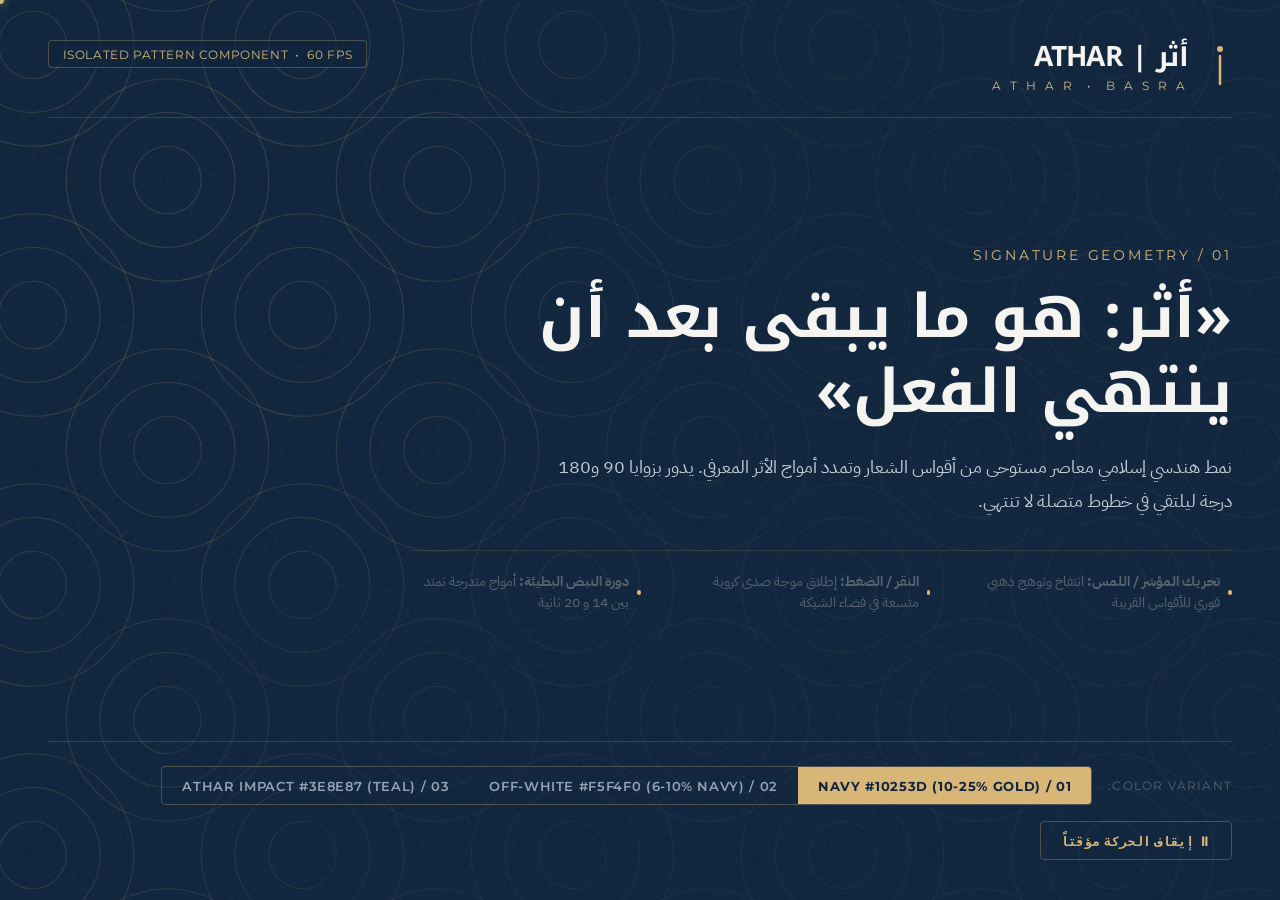
<file: pattern-preview.html>
<!DOCTYPE html>
<html lang="ar" dir="rtl">
<head>
  <meta charset="UTF-8">
  <meta name="viewport" content="width=device-width, initial-scale=1.0">
  <title>أثر | ATHAR - Signature Concentric Arc Pattern (Isolated Component)</title>
  
  <!-- Fonts: Noto Kufi Arabic + IBM Plex Sans Arabic + Montserrat -->
  <link rel="preconnect" href="https://fonts.googleapis.com">
  <link rel="preconnect" href="https://fonts.gstatic.com" crossorigin>
  <link href="https://fonts.googleapis.com/css2?family=IBM+Plex+Sans+Arabic:wght@400;500;600&family=Montserrat:wght@500;600;700&family=Noto+Kufi+Arabic:wght@600;700;800&display=swap" rel="stylesheet">

  <style>
    /* ==========================================================================
       Reset & Custom Art Direction Foundations
       ========================================================================== */
    *, *::before, *::after {
      box-sizing: border-box;
      margin: 0;
      padding: 0;
    }

    :root {
      --color-navy: #10253D;
      --color-gold: #D7B678;
      --color-offwhite: #F5F4F0;
      --color-slate: #566373;
      --color-teal: #3E8E87;
      --font-heading: 'Noto Kufi Arabic', -apple-system, BlinkMacSystemFont, sans-serif;
      --font-body: 'IBM Plex Sans Arabic', -apple-system, BlinkMacSystemFont, sans-serif;
      --font-mono: 'Montserrat', monospace;
    }

    html, body {
      width: 100%;
      height: 100%;
      overflow: hidden;
      font-family: var(--font-body);
      background-color: var(--color-navy);
      color: var(--color-offwhite);
      transition: background-color 0.4s ease, color 0.4s ease;
      cursor: none; /* Custom desktop gold dot cursor */
    }

    /* Custom Desktop Gold Dot Cursor */
    #atharCursor {
      position: fixed;
      top: 0;
      left: 0;
      width: 8px;
      height: 8px;
      border-radius: 9999px;
      background-color: var(--color-gold);
      pointer-events: none;
      z-index: 9999;
      transform: translate(-50%, -50%);
      transition: width 0.2s ease, height 0.2s ease, background-color 0.2s ease;
      box-shadow: 0 0 10px rgba(215, 182, 120, 0.6);
    }

    #atharCursorRing {
      position: fixed;
      top: 0;
      left: 0;
      width: 32px;
      height: 32px;
      border-radius: 9999px;
      border: 1px solid rgba(215, 182, 120, 0.45);
      pointer-events: none;
      z-index: 9998;
      transform: translate(-50%, -50%);
      transition: width 0.25s ease, height 0.25s ease, border-color 0.25s ease;
    }

    /* Canvas full-bleed */
    #patternCanvas {
      position: fixed;
      inset: 0;
      width: 100vw;
      height: 100vh;
      display: block;
      z-index: 1;
    }

    /* Subtle grain texture overlay on Navy mode */
    .grain-overlay {
      position: fixed;
      inset: 0;
      pointer-events: none;
      z-index: 2;
      opacity: 0.035;
      background-image: url("data:image/svg+xml,%3Csvg viewBox='0 0 200 200' xmlns='http://www.w3.org/2000/svg'%3E%3Cfilter id='noiseFilter'%3E%3CfeTurbulence type='fractalNoise' baseFrequency='0.8' numOctaves='3' stitchTiles='stitch'/%3E%3C/filter%3E%3Crect width='100%25' height='100%25' filter='url(%23noiseFilter)'/%3E%3C/svg%3E");
    }

    /* ==========================================================================
       Disciplined Editorial HUD & Controls (No glassmorphism, 4px corners)
       ========================================================================== */
    .editorial-hud {
      position: relative;
      z-index: 10;
      padding: 2.5rem 3rem;
      max-width: 1400px;
      margin: 0 auto;
      height: 100%;
      display: flex;
      flex-direction: column;
      justify-content: space-between;
      pointer-events: none;
    }

    .interactive-element {
      pointer-events: auto;
    }

    /* Header Bar */
    .hud-header {
      display: flex;
      justify-content: space-between;
      align-items: flex-start;
      border-bottom: 1px solid rgba(215, 182, 120, 0.2);
      padding-bottom: 1.5rem;
    }

    .brand-block {
      display: flex;
      align-items: center;
      gap: 1.25rem;
    }

    .alif-mark {
      width: 24px;
      height: 48px;
    }

    .brand-title {
      font-family: var(--font-heading);
      font-size: 1.75rem;
      font-weight: 700;
      letter-spacing: -0.02em;
      line-height: 1.2;
    }

    .brand-meta {
      font-family: var(--font-mono);
      font-size: 0.75rem;
      letter-spacing: 0.25em;
      text-transform: uppercase;
      color: var(--color-gold);
      margin-top: 0.25rem;
    }

    .hud-badge {
      font-family: var(--font-mono);
      font-size: 0.75rem;
      padding: 0.35rem 0.85rem;
      border: 1px solid rgba(215, 182, 120, 0.3);
      border-radius: 4px;
      color: var(--color-gold);
      letter-spacing: 0.05em;
      background: rgba(16, 37, 61, 0.6);
    }

    /* Central Title Narrative */
    .hud-center {
      max-width: 820px;
      padding: 2rem 0;
    }

    .section-numeral {
      font-family: var(--font-mono);
      font-size: 0.875rem;
      color: var(--color-gold);
      letter-spacing: 0.2em;
      margin-bottom: 1rem;
      display: block;
    }

    .headline-editorial {
      font-family: var(--font-heading);
      font-size: clamp(2.25rem, 5vw, 3.75rem);
      font-weight: 700;
      line-height: 1.25;
      margin-bottom: 1.25rem;
    }

    .body-editorial {
      font-size: clamp(1.125rem, 1.2vw, 1.25rem);
      line-height: 1.9;
      color: #C0CBD8;
      max-width: 680px;
      font-weight: 400;
    }

    /* Hairline Interaction Cue */
    .interaction-hints {
      display: flex;
      gap: 2.5rem;
      margin-top: 2rem;
      font-size: 0.875rem;
      color: var(--color-slate);
      border-top: 1px solid rgba(215, 182, 120, 0.15);
      padding-top: 1.25rem;
    }

    .hint-item {
      display: flex;
      align-items: center;
      gap: 0.5rem;
    }

    .hint-dot {
      width: 5px;
      height: 5px;
      border-radius: 9999px;
      background-color: var(--color-gold);
    }

    /* Footer Control Strip */
    .hud-footer {
      display: flex;
      justify-content: space-between;
      align-items: center;
      border-top: 1px solid rgba(215, 182, 120, 0.2);
      padding-top: 1.5rem;
      flex-wrap: wrap;
      gap: 1rem;
    }

    /* Mode Switcher Tabs */
    .mode-group {
      display: inline-flex;
      border: 1px solid rgba(215, 182, 120, 0.3);
      border-radius: 4px;
      overflow: hidden;
    }

    .mode-btn {
      background: transparent;
      border: none;
      color: #94A3B8;
      font-family: var(--font-mono);
      font-size: 0.8125rem;
      padding: 0.65rem 1.25rem;
      cursor: pointer;
      transition: all 0.25s ease;
      font-weight: 600;
      letter-spacing: 0.05em;
    }

    .mode-btn:hover {
      color: var(--color-gold);
      background: rgba(215, 182, 120, 0.08);
    }

    .mode-btn.active {
      background: var(--color-gold);
      color: var(--color-navy);
      font-weight: 700;
    }

    .toggle-btn {
      background: transparent;
      border: 1px solid rgba(215, 182, 120, 0.3);
      color: var(--color-gold);
      font-family: var(--font-mono);
      font-size: 0.8125rem;
      padding: 0.65rem 1.25rem;
      border-radius: 4px;
      cursor: pointer;
      transition: all 0.25s ease;
      font-weight: 600;
    }

    .toggle-btn:hover {
      background: rgba(215, 182, 120, 0.15);
      border-color: var(--color-gold);
    }

    /* Mode Overrides */
    body.mode-offwhite {
      background-color: var(--color-offwhite);
      color: var(--color-navy);
    }
    body.mode-offwhite .hud-header {
      border-color: rgba(16, 37, 61, 0.15);
    }
    body.mode-offwhite .hud-footer {
      border-color: rgba(16, 37, 61, 0.15);
    }
    body.mode-offwhite .brand-meta {
      color: var(--color-slate);
    }
    body.mode-offwhite .hud-badge {
      border-color: rgba(16, 37, 61, 0.25);
      color: var(--color-navy);
      background: rgba(255, 255, 255, 0.8);
    }
    body.mode-offwhite .body-editorial {
      color: var(--color-slate);
    }
    body.mode-offwhite .mode-group {
      border-color: rgba(16, 37, 61, 0.25);
    }
    body.mode-offwhite .mode-btn {
      color: var(--color-slate);
    }
    body.mode-offwhite .mode-btn.active {
      background: var(--color-navy);
      color: var(--color-offwhite);
    }
    body.mode-offwhite .toggle-btn {
      border-color: rgba(16, 37, 61, 0.25);
      color: var(--color-navy);
    }
    body.mode-offwhite #atharCursor {
      background-color: var(--color-navy);
      box-shadow: 0 0 10px rgba(16, 37, 61, 0.5);
    }
    body.mode-offwhite #atharCursorRing {
      border-color: rgba(16, 37, 61, 0.4);
    }

    body.mode-teal {
      background-color: #0B1C22;
      color: #E6F3F2;
    }
    body.mode-teal .brand-meta {
      color: var(--color-teal);
    }
    body.mode-teal .hud-badge {
      border-color: rgba(62, 142, 135, 0.4);
      color: #72C7BF;
      background: rgba(11, 28, 34, 0.7);
    }
    body.mode-teal .section-numeral {
      color: var(--color-teal);
    }
    body.mode-teal .mode-btn.active {
      background: var(--color-teal);
      color: #FFFFFF;
    }
    body.mode-teal #atharCursor {
      background-color: #72C7BF;
      box-shadow: 0 0 10px rgba(114, 199, 191, 0.8);
    }
    body.mode-teal #atharCursorRing {
      border-color: rgba(114, 199, 191, 0.5);
    }

    /* Responsive */
    @media (max-width: 768px) {
      .editorial-hud {
        padding: 1.5rem;
      }
      .hud-header {
        flex-direction: column;
        gap: 1rem;
      }
      .hud-footer {
        flex-direction: column;
        align-items: stretch;
      }
      .interaction-hints {
        flex-direction: column;
        gap: 0.5rem;
      }
      #atharCursor, #atharCursorRing {
        display: none; /* Pointer only on desktop */
      }
      html, body {
        cursor: auto;
      }
    }
  </style>
</head>
<body class="mode-navy">

  <!-- Custom Desktop Gold Dot Cursor -->
  <div id="atharCursor"></div>
  <div id="atharCursorRing"></div>

  <!-- Full-bleed Interactive Concentric Arc Canvas -->
  <canvas id="patternCanvas"></canvas>

  <!-- Subtle Film Grain for Navy mode -->
  <div class="grain-overlay"></div>

  <!-- Disciplined Editorial Overlay -->
  <main class="editorial-hud">
    
    <!-- Top Bar -->
    <header class="hud-header interactive-element">
      <div class="brand-block">
        <!-- Geometric Alif Stem SVG Mark -->
        <svg class="alif-mark" viewBox="0 0 24 48" fill="none" xmlns="http://www.w3.org/2000/svg">
          <circle cx="12" cy="7" r="3" fill="#D7B678" />
          <path d="M12 14 V42" stroke="#D7B678" stroke-width="2.5" stroke-linecap="round" />
        </svg>
        <div>
          <h1 class="brand-title">أثر | ATHAR</h1>
          <div class="brand-meta">A T H A R &nbsp;•&nbsp; B A S R A</div>
        </div>
      </div>

      <div class="hud-badge">
        ISOLATED PATTERN COMPONENT &nbsp;•&nbsp; 60 FPS
      </div>
    </header>

    <!-- Center Editorial Statement -->
    <section class="hud-center">
      <span class="section-numeral">01 / SIGNATURE GEOMETRY</span>
      <h2 class="headline-editorial">
        «أثر: هو ما يبقى بعد أن ينتهي الفعل»
      </h2>
      <p class="body-editorial">
        نمط هندسي إسلامي معاصر مستوحى من أقواس الشعار وتمدد أمواج الأثر المعرفي. يدور بزوايا 90 و180 درجة ليلتقي في خطوط متصلة لا تنتهي.
      </p>

      <div class="interaction-hints">
        <div class="hint-item">
          <span class="hint-dot"></span>
          <span><strong>تحريك المؤشر / اللمس:</strong> انتفاخ وتوهج ذهبي فوري للأقواس القريبة</span>
        </div>
        <div class="hint-item">
          <span class="hint-dot"></span>
          <span><strong>النقر / الضغط:</strong> إطلاق موجة صدى كروية متسعة في فضاء الشبكة</span>
        </div>
        <div class="hint-item">
          <span class="hint-dot"></span>
          <span><strong>دورة النبض البطيئة:</strong> أمواج متدرجة تمتد بين 14 و 20 ثانية</span>
        </div>
      </div>
    </section>

    <!-- Bottom Controls Strip -->
    <footer class="hud-footer interactive-element">
      <div style="display: flex; align-items: center; gap: 1rem; flex-wrap: wrap;">
        <span style="font-family: var(--font-mono); font-size: 0.75rem; letter-spacing: 0.1em; color: var(--color-slate);">
          COLOR VARIANT:
        </span>
        <div class="mode-group" role="tablist">
          <button class="mode-btn active" data-mode="navy">01 / NAVY #10253D (10-25% GOLD)</button>
          <button class="mode-btn" data-mode="offwhite">02 / OFF-WHITE #F5F4F0 (6-10% NAVY)</button>
          <button class="mode-btn" data-mode="teal">03 / ATHAR IMPACT #3E8E87 (TEAL)</button>
        </div>
      </div>

      <div style="display: flex; align-items: center; gap: 0.75rem;">
        <button id="toggleMotionBtn" class="toggle-btn">
          ⏸ إيقاف الحركة مؤقتاً
        </button>
      </div>
    </footer>

  </main>

  <!-- Load Isolated Engine Script -->
  <script src="pattern-background.js"></script>

  <script>
    // 1. Initialize Pattern Engine
    const canvas = document.getElementById('patternCanvas');
    const engine = new AtharPatternBackground(canvas, {
      mode: 'navy',
      interactive: true,
      animated: true
    });

    // 2. Custom Gold Dot Cursor for Desktop
    const cursorDot = document.getElementById('atharCursor');
    const cursorRing = document.getElementById('atharCursorRing');
    let ringX = -100, ringY = -100;
    let targetX = -100, targetY = -100;

    window.addEventListener('mousemove', (e) => {
      targetX = e.clientX;
      targetY = e.clientY;
      cursorDot.style.left = targetX + 'px';
      cursorDot.style.top = targetY + 'px';
    });

    function updateCursorRing() {
      ringX += (targetX - ringX) * 0.18;
      ringY += (targetY - ringY) * 0.18;
      cursorRing.style.left = ringX + 'px';
      cursorRing.style.top = ringY + 'px';
      requestAnimationFrame(updateCursorRing);
    }
    requestAnimationFrame(updateCursorRing);

    // Enlarge cursor on interactive elements
    document.querySelectorAll('button, a').forEach(el => {
      el.addEventListener('mouseenter', () => {
        cursorRing.style.width = '48px';
        cursorRing.style.height = '48px';
        cursorDot.style.width = '12px';
        cursorDot.style.height = '12px';
      });
      el.addEventListener('mouseleave', () => {
        cursorRing.style.width = '32px';
        cursorRing.style.height = '32px';
        cursorDot.style.width = '8px';
        cursorDot.style.height = '8px';
      });
    });

    // 3. Mode Switcher (Navy / Off-White / Impact Teal)
    const modeButtons = document.querySelectorAll('.mode-btn');
    modeButtons.forEach(btn => {
      btn.addEventListener('click', () => {
        modeButtons.forEach(b => b.classList.remove('active'));
        btn.classList.add('active');
        const mode = btn.getAttribute('data-mode');
        
        document.body.className = `mode-${mode}`;
        engine.setMode(mode);
      });
    });

    // 4. Toggle Animation Button
    const toggleMotionBtn = document.getElementById('toggleMotionBtn');
    let isMotionPlaying = true;
    toggleMotionBtn.addEventListener('click', () => {
      isMotionPlaying = !isMotionPlaying;
      if (isMotionPlaying) {
        engine.start();
        toggleMotionBtn.textContent = '⏸ إيقاف الحركة مؤقتاً';
      } else {
        engine.renderStatic();
        toggleMotionBtn.textContent = '▶ استئناف الحركة الدورية';
      }
    });
  </script>
</body>
</html>
</file>
